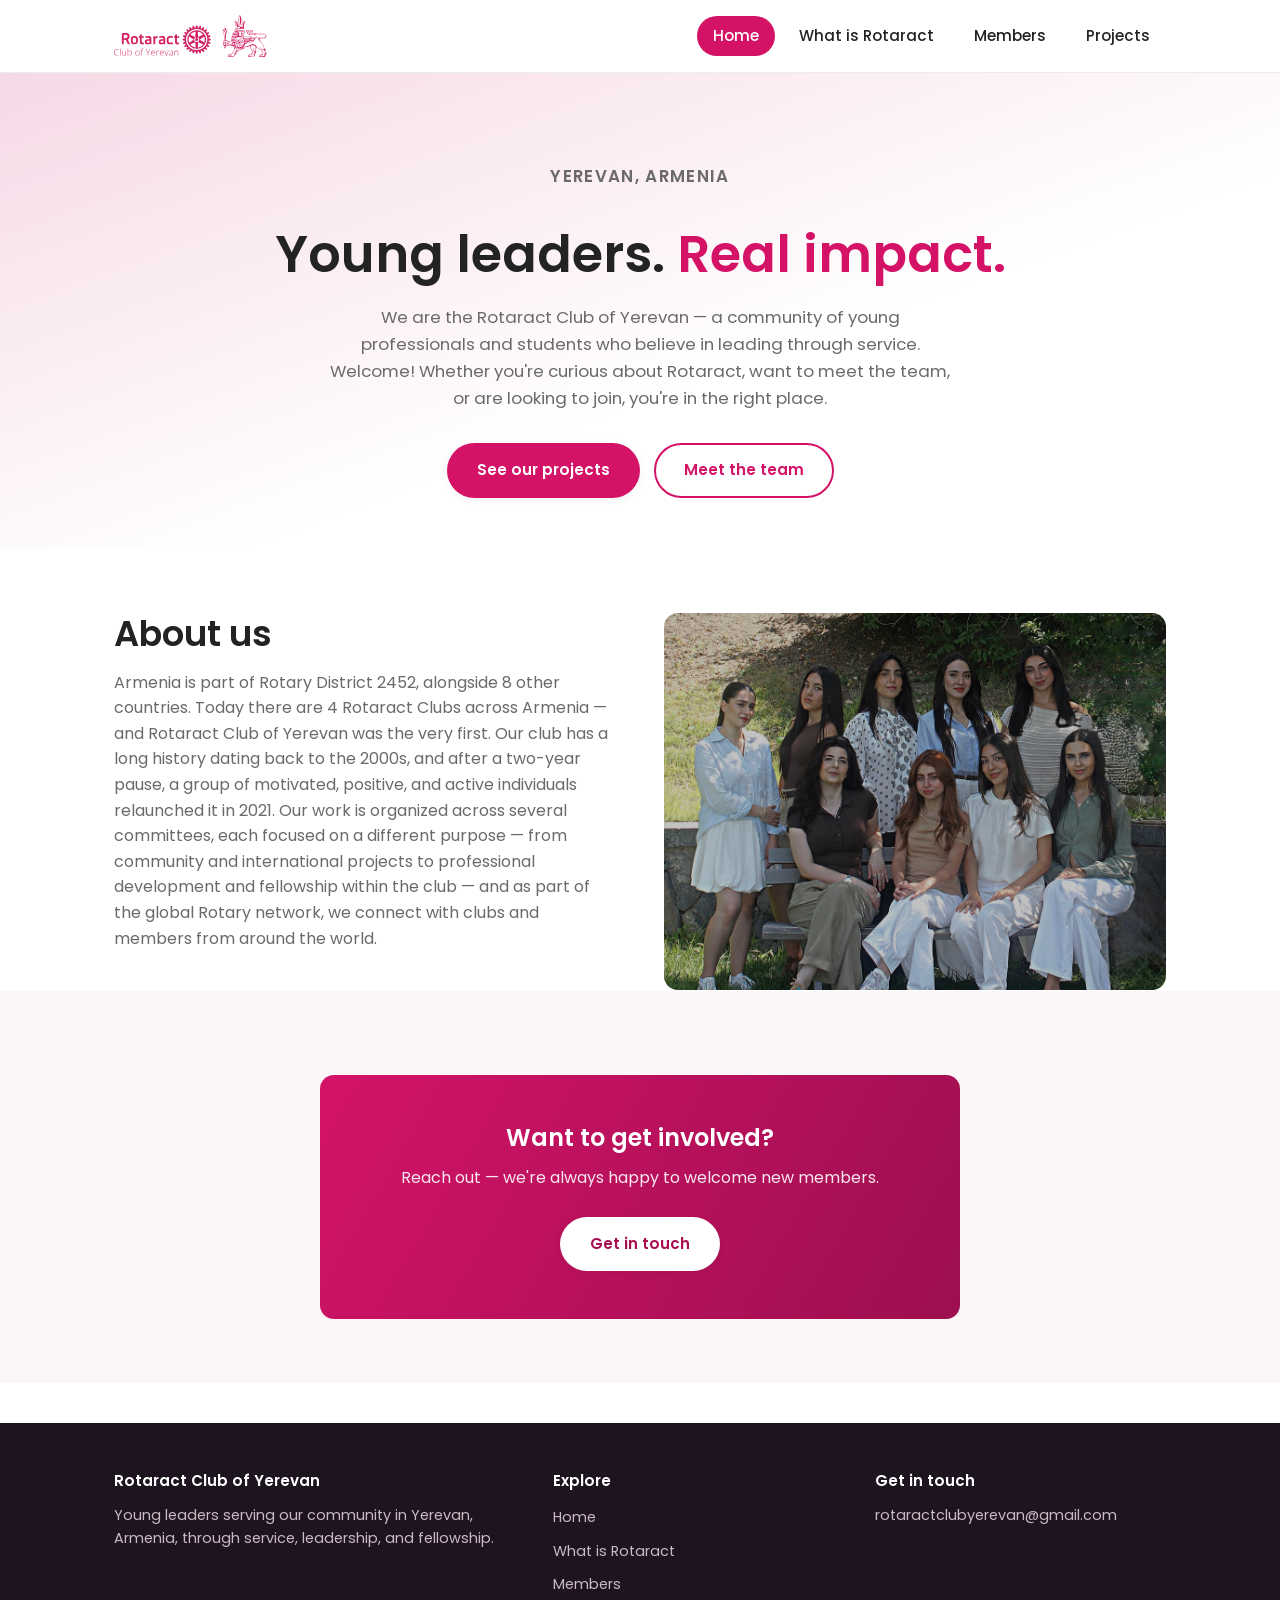
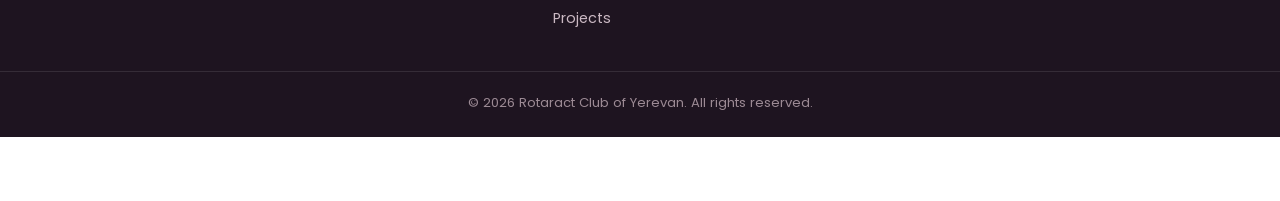
<file: index.html>
<!DOCTYPE html>
<html lang="en">
<head>
  <meta charset="UTF-8" />
  <meta name="viewport" content="width=device-width, initial-scale=1.0" />
  <title>Rotaract Club of Yerevan | Home</title>
  <meta name="description" content="Rotaract Club of Yerevan - young leaders serving our community through service, leadership, and fellowship." />

  <!-- Google Font: Poppins -->
  <link rel="preconnect" href="https://fonts.googleapis.com" />
  <link rel="preconnect" href="https://fonts.gstatic.com" crossorigin />
  <link href="https://fonts.googleapis.com/css2?family=Poppins:wght@400;500;600;700&display=swap" rel="stylesheet" />

  <!-- Shared stylesheet -->
  <link rel="stylesheet" href="style.css" />

  <!-- Favicon (browser tab icon) — generated from the club logo's gear mark -->
  <link rel="icon" href="favicon.ico" sizes="any" />
  <link rel="icon" type="image/svg+xml" href="images/favicon.svg" />
  <link rel="apple-touch-icon" href="images/apple-touch-icon.png" />
</head>
<body>

  <!-- =====================================================================
       NAVBAR — identical on every page. To add/remove a page link, copy a
       <li><a href="...">...</a></li> line here AND in the other 3 pages.
       ===================================================================== -->
  <header class="navbar">
    <div class="container">
      <a href="index.html" class="nav-brand">
        <!-- LOGO: your club logo (icon + wordmark together) lives at
             images/logo.svg. Replace that file to update the logo
             everywhere on the site — no need to edit this line. -->
        <img src="images/logo.svg" alt="Rotaract Club of Yerevan" class="nav-logo" />
      </a>

      <button class="nav-toggle" aria-label="Toggle navigation menu" aria-expanded="false">
        <span></span><span></span><span></span>
      </button>

      <nav class="nav-links">
        <a href="index.html">Home</a>
        <a href="rotaract.html">What is Rotaract</a>
        <a href="members.html">Members</a>
        <a href="projects.html">Projects</a>
      </nav>
    </div>
  </header>

  <!-- =====================================================================
       HERO — EDIT the headline, subtext, and button links below.
       ===================================================================== -->
  <section class="hero">
    <div class="container">
      <p class="eyebrow">Yerevan, Armenia</p>
      <h1>Young leaders. <span>Real impact.</span></h1>
      <!-- EDIT: your short welcoming intro -->
      <p>
        We are the Rotaract Club of Yerevan — a community of young professionals and
        students who believe in leading through service. Welcome! Whether you're curious
        about Rotaract, want to meet the team, or are looking to join, you're
        in the right place.
      </p>
      <div class="hero-actions">
        <a href="projects.html" class="btn btn-primary">See our projects</a>
        <a href="members.html" class="btn btn-outline">Meet the team</a>
      </div>
    </div>
  </section>

  <!-- =====================================================================
       WHO WE ARE — EDIT this paragraph with your club's real story.
       ===================================================================== -->
    <!-- =====================================================================
       WHO WE ARE
       ===================================================================== -->
  <section>
  <div class="container fade-in">
    <div class="about-grid">
      <div class="about-text">
        <h2 class="section-title">About us</h2>
        <p class="section-intro">
        Armenia is part of Rotary District 2452, alongside 8 other countries. Today
        there are 4 Rotaract Clubs across Armenia — and Rotaract Club of Yerevan was
        the very first. Our club has a long history dating back to the 2000s, and
        after a two-year pause, a group of motivated, positive, and active individuals
        relaunched it in 2021. Our work is organized across several committees, each
        focused on a different purpose — from community and international projects to
        professional development and fellowship within the club — and as part of the
        global Rotary network, we connect with clubs and members from around the world.
        </p>
      </div>
      <div class="about-image-wrap">
        <img src="images/club-group-photo.jpg" alt="Rotaract Club of Yerevan members" class="about-image" />
      </div>
    </div>
  </div>
<section class="section-soft">
  <div class="container fade-in">
    <div class="cta-banner">
      <h2>Want to get involved?</h2>
      <p>Reach out — we're always happy to welcome new members.</p>
      <a href="mailto:rotaractclubyerevan@gmail.com" class="btn btn-primary">Get in touch</a>
    </div>
  </div>
</section>
  <footer class="footer">
    <div class="container">
      <div>
        <h4>Rotaract Club of Yerevan</h4>
        <p>Young leaders serving our community in Yerevan, Armenia, through
          service, leadership, and fellowship.</p>
      </div>
      <div>
        <h4>Explore</h4>
        <ul class="footer-links">
          <li><a href="index.html">Home</a></li>
          <li><a href="rotaract.html">What is Rotaract</a></li>
          <li><a href="members.html">Members</a></li>
          <li><a href="projects.html">Projects</a></li>
        </ul>
      </div>
      <div>
        <h4>Get in touch</h4>
        <!-- EDIT: replace with your real contact email -->
        <p><a href="mailto:rotaractclubyerevan@gmail.com">rotaractclubyerevan@gmail.com</a></p>

      </div>
    </div>
    <div class="footer-bottom">
      &copy; <span id="year"></span> Rotaract Club of Yerevan. All rights reserved.
    </div>
  </footer>

  <script src="script.js"></script>
  <script>document.getElementById('year').textContent = new Date().getFullYear();</script>
</body>
</html>
</file>
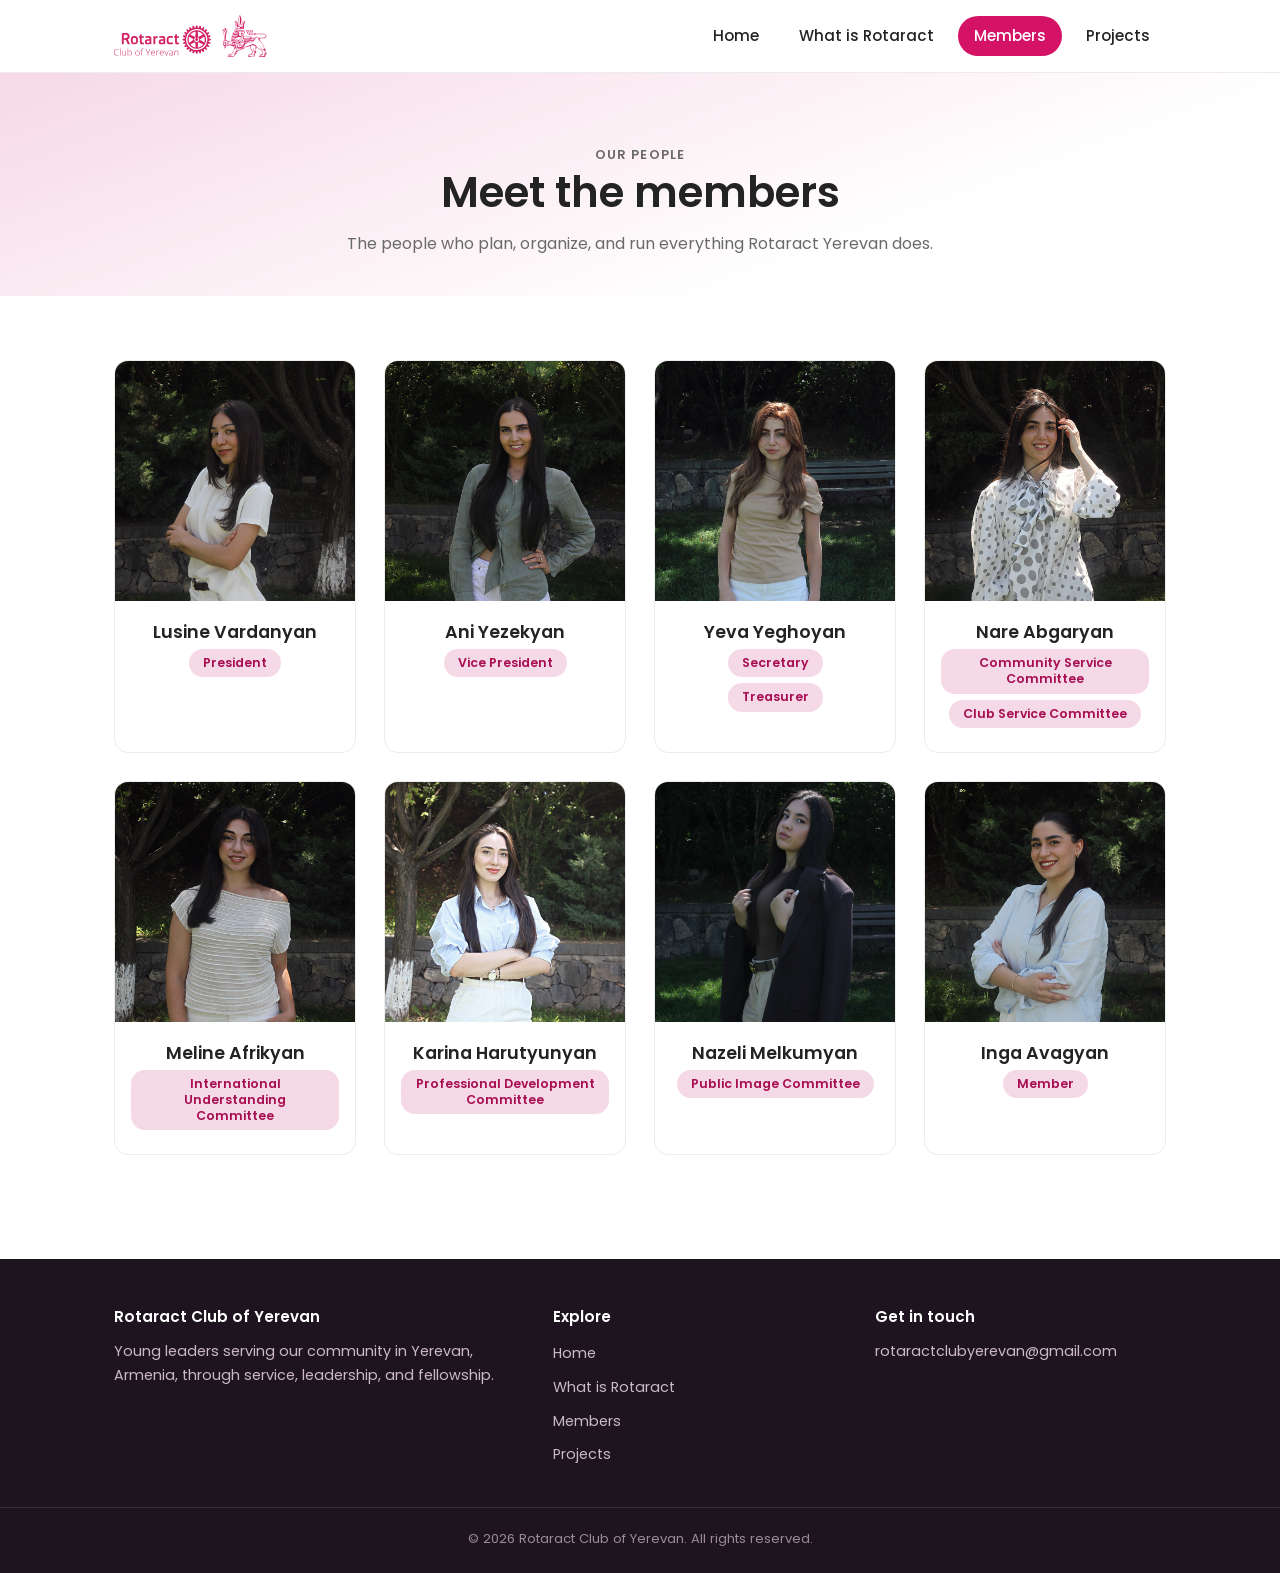
<file: members.html>
<!DOCTYPE html>
<html lang="en">
<head>
  <meta charset="UTF-8" />
  <meta name="viewport" content="width=device-width, initial-scale=1.0" />
  <title>Members | Rotaract Club of Yerevan</title>
  <meta name="description" content="Meet the board and members of the Rotaract Club of Yerevan." />

  <link rel="preconnect" href="https://fonts.googleapis.com" />
  <link rel="preconnect" href="https://fonts.gstatic.com" crossorigin />
  <link href="https://fonts.googleapis.com/css2?family=Poppins:wght@400;500;600;700&display=swap" rel="stylesheet" />

  <link rel="stylesheet" href="style.css" />

  <!-- Favicon (browser tab icon) — generated from the club logo's gear mark -->
  <link rel="icon" href="favicon.ico" sizes="any" />
  <link rel="icon" type="image/svg+xml" href="images/favicon.svg" />
  <link rel="apple-touch-icon" href="images/apple-touch-icon.png" />
</head>
<body>

  <!-- NAVBAR (same on every page — keep these 4 links in sync across files) -->
  <header class="navbar">
    <div class="container">
      <a href="index.html" class="nav-brand">
        <!-- LOGO: your club logo (icon + wordmark together) lives at
             images/logo.svg. Replace that file to update the logo
             everywhere on the site — no need to edit this line. -->
        <img src="images/logo.svg" alt="Rotaract Club of Yerevan" class="nav-logo" />
      </a>

      <button class="nav-toggle" aria-label="Toggle navigation menu" aria-expanded="false">
        <span></span><span></span><span></span>
      </button>

      <nav class="nav-links">
        <a href="index.html">Home</a>
        <a href="rotaract.html">What is Rotaract</a>
        <a href="members.html">Members</a>
        <a href="projects.html">Projects</a>
      </nav>
    </div>
  </header>

  <!-- PAGE HERO -->
  <section class="page-hero">
    <div class="container">
      <p class="eyebrow">Our people</p>
      <h1>Meet the members</h1>
      <p>The people who plan, organize, and run everything Rotaract Yerevan does.</p>
    </div>
  </section>

  <!-- =========================================================================
       MEMBER GRID
       =========================================================================
       PHOTOS ARE ALREADY WIRED UP. Each card below points to a short,
       predictable filename inside images/members/ — just drop a photo with
       that exact filename into that folder (jpg or png; if you use a
       different extension, update the src). Until a file exists at that
       path, the browser will show a small broken-image icon in its place —
       that's expected and disappears the moment you add the photo.

       Filenames used below:
         president.jpg   secretary.jpg     cs_lead.jpg (Community Service +
         vp.jpg                             Club Service — Nare)
         int_lead.jpg     prof_lead.jpg     pi_lead.jpg (Public Image)
         member.jpg (Inga)

       IMPORTANT: the alt="..." text on each <img> should always match that
       person's real name (not "Firstname Lastname"). Screen readers and
       the broken-image icon both display the alt text, so keeping it
       accurate matters even before a photo is uploaded.

       HOW TO ADD / EDIT A MEMBER:
       1. Copy one whole <div class="card member-card"> ... </div> block below.
       2. Paste it inside <div class="grid grid-4" id="member-grid"> ... </div>
          (right before its closing </div>).
       3. Edit the name, alt text, position(s), and give the <img> a new,
          unique filename.

       MULTIPLE ROLES FOR ONE PERSON:
       Add an extra <span class="member-position">...</span> under the same
       card instead of duplicating their photo in a second card (see Yeva
       and Nare below for examples).

       HOW TO REMOVE A MEMBER:
       - Delete their whole <div class="card member-card"> ... </div> block.
       ========================================================================= -->
  <section>
    <div class="container fade-in">
      <div class="grid grid-4" id="member-grid">

        <!-- MEMBER CARD TEMPLATE — duplicate this block for each person -->
        <div class="card member-card">
          <!-- EDIT: upload a photo to images/members/president.jpg -->
          <img src="images/members/president.jpg" alt="Lusine Vardanyan" class="member-photo" />
          <div class="card-body">
            <h3 class="member-name">Lusine Vardanyan</h3>
            <div class="member-positions">
              <span class="member-position">President</span>
            </div>
          </div>
        </div>

        <div class="card member-card">
          <!-- EDIT: upload a photo to images/members/vp.jpg -->
          <img src="images/members/vp.jpg" alt="Ani Yezekyan" class="member-photo" />
          <div class="card-body">
            <h3 class="member-name">Ani Yezekyan</h3>
            <div class="member-positions">
              <span class="member-position">Vice President</span>
            </div>
          </div>
        </div>

        <div class="card member-card">
          <!-- EDIT: upload a photo to images/members/secretary.jpg -->
          <img src="images/members/secretary.jpg" alt="Yeva Yeghoyan" class="member-photo" />
          <div class="card-body">
            <h3 class="member-name">Yeva Yeghoyan</h3>
            <div class="member-positions">
              <span class="member-position">Secretary</span>
              <span class="member-position">Treasurer</span>
            </div>
          </div>
        </div>

        <!-- COMMITTEE CHAIRS — edit names; duplicate a block below (with a
             new filename) to add more people to the same committee, or to
             add a new committee. -->
        <div class="card member-card">
          <!-- EDIT: upload a photo to images/members/cs_lead.jpg -->
          <img src="images/members/cs_lead.jpg" alt="Nare Abgaryan" class="member-photo" />
          <div class="card-body">
            <h3 class="member-name">Nare Abgaryan</h3>
            <div class="member-positions">
              <span class="member-position">Community Service Committee</span>
              <span class="member-position">Club Service Committee</span>
            </div>
          </div>
        </div>

        <div class="card member-card">
          <!-- EDIT: upload a photo to images/members/int_lead.jpg -->
          <img src="images/members/int_lead.jpg" alt="Meline Afrikyan" class="member-photo" />
          <div class="card-body">
            <h3 class="member-name">Meline Afrikyan</h3>
            <div class="member-positions">
              <span class="member-position">International Understanding Committee</span>
            </div>
          </div>
        </div>

        <div class="card member-card">
          <!-- EDIT: upload a photo to images/members/prof_lead.jpg -->
          <img src="images/members/prof_lead.jpg" alt="Karina Harutyunyan" class="member-photo" />
          <div class="card-body">
            <h3 class="member-name">Karina Harutyunyan</h3>
            <div class="member-positions">
              <span class="member-position">Professional Development Committee</span>
            </div>
          </div>
        </div>

        <div class="card member-card">
          <!-- EDIT: upload a photo to images/members/pi_lead.jpg -->
          <img src="images/members/pi_lead.jpg" alt="Nazeli Melkumyan" class="member-photo" />
          <div class="card-body">
            <h3 class="member-name">Nazeli Melkumyan</h3>
            <div class="member-positions">
              <span class="member-position">Public Image Committee</span>
            </div>
          </div>
        </div>

        <div class="card member-card">
          <!-- EDIT: upload a photo to images/members/member.jpg -->
          <img src="images/members/member.jpg" alt="Inga Avagyan" class="member-photo" />
          <div class="card-body">
            <h3 class="member-name">Inga Avagyan</h3>
            <div class="member-positions">
              <span class="member-position">Member</span>
            </div>
          </div>
        </div>
        <!-- END MEMBER CARD TEMPLATE -->

      </div>
    </div>
  </section>

  <!-- FOOTER (same on every page) -->
  <footer class="footer">
    <div class="container">
      <div>
        <h4>Rotaract Club of Yerevan</h4>
        <p>Young leaders serving our community in Yerevan, Armenia, through
          service, leadership, and fellowship.</p>
      </div>
      <div>
        <h4>Explore</h4>
        <ul class="footer-links">
          <li><a href="index.html">Home</a></li>
          <li><a href="rotaract.html">What is Rotaract</a></li>
          <li><a href="members.html">Members</a></li>
          <li><a href="projects.html">Projects</a></li>
        </ul>
      </div>
      <div>
        <h4>Get in touch</h4>
        <p><a href="mailto:rotaractclubyerevan@gmail.com">rotaractclubyerevan@gmail.com</a></p>
      </div>
    </div>
    <div class="footer-bottom">
      &copy; <span id="year"></span> Rotaract Club of Yerevan. All rights reserved.
    </div>
  </footer>

  <script src="script.js"></script>
  <script>document.getElementById('year').textContent = new Date().getFullYear();</script>
</body>
</html>
</file>
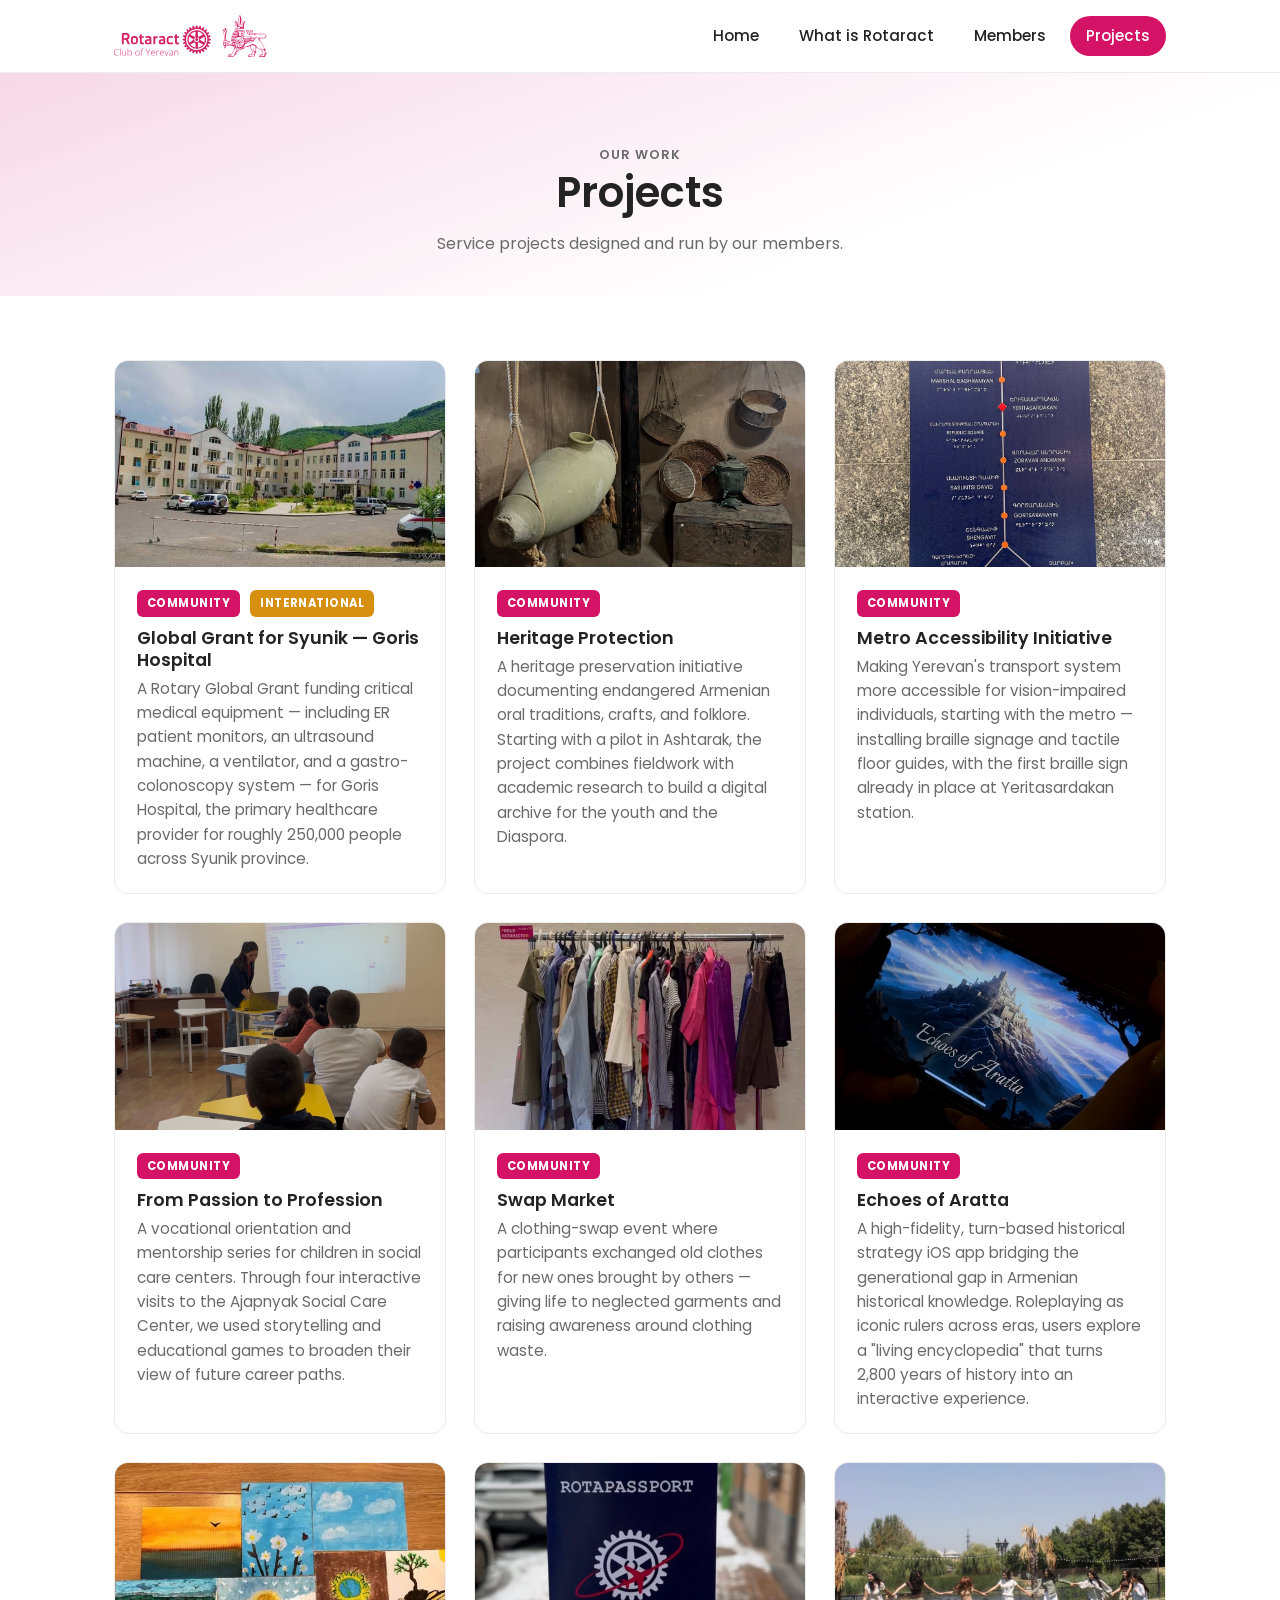
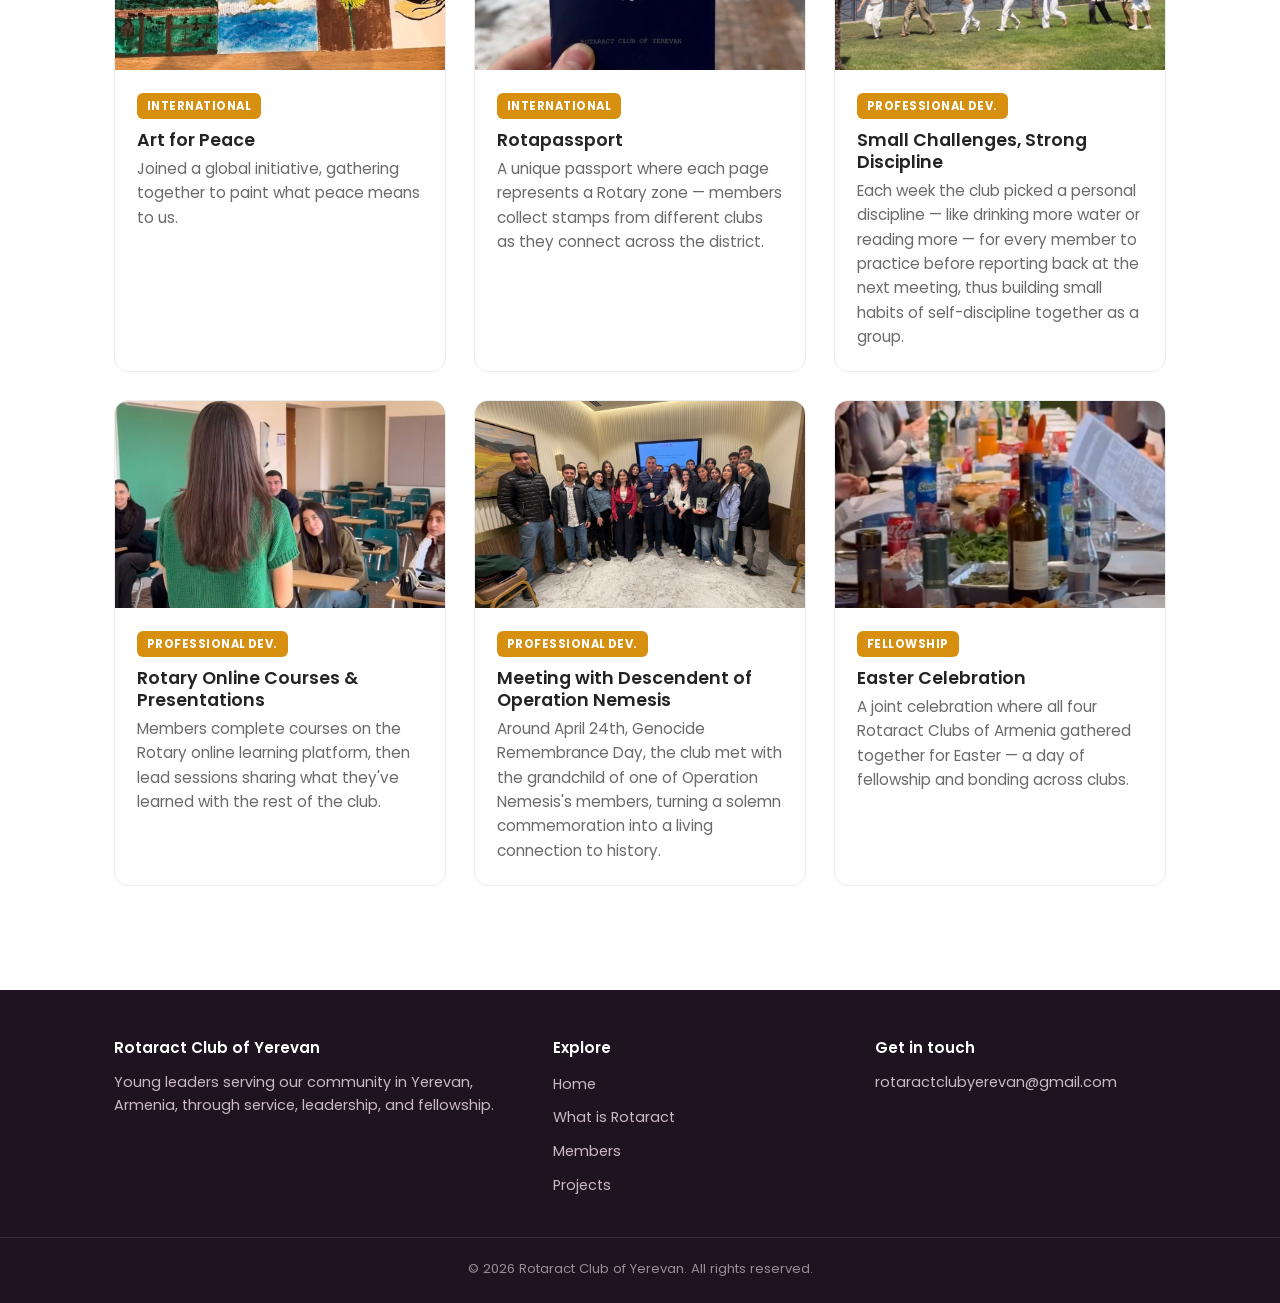
<file: projects.html>
<!DOCTYPE html>
<html lang="en">
<head>
  <meta charset="UTF-8" />
  <meta name="viewport" content="width=device-width, initial-scale=1.0" />
  <title>Projects | Rotaract Club of Yerevan</title>
  <meta name="description" content="Community, environmental, and fellowship projects run by the Rotaract Club of Yerevan." />

  <link rel="preconnect" href="https://fonts.googleapis.com" />
  <link rel="preconnect" href="https://fonts.gstatic.com" crossorigin />
  <link href="https://fonts.googleapis.com/css2?family=Poppins:wght@400;500;600;700&display=swap" rel="stylesheet" />

  <link rel="stylesheet" href="style.css" />

  <!-- Favicon (browser tab icon) — generated from the club logo's gear mark -->
  <link rel="icon" href="favicon.ico" sizes="any" />
  <link rel="icon" type="image/svg+xml" href="images/favicon.svg" />
  <link rel="apple-touch-icon" href="images/apple-touch-icon.png" />
</head>
<body>

  <!-- NAVBAR (same on every page — keep these 4 links in sync across files) -->
  <header class="navbar">
    <div class="container">
      <a href="index.html" class="nav-brand">
        <!-- LOGO: your club logo (icon + wordmark together) lives at
             images/logo.svg. Replace that file to update the logo
             everywhere on the site — no need to edit this line. -->
        <img src="images/logo.svg" alt="Rotaract Club of Yerevan" class="nav-logo" />
      </a>

      <button class="nav-toggle" aria-label="Toggle navigation menu" aria-expanded="false">
        <span></span><span></span><span></span>
      </button>

      <nav class="nav-links">
        <a href="index.html">Home</a>
        <a href="rotaract.html">What is Rotaract</a>
        <a href="members.html">Members</a>
        <a href="projects.html">Projects</a>
      </nav>
    </div>
  </header>

  <!-- PAGE HERO -->
  <section class="page-hero">
    <div class="container">
      <p class="eyebrow">Our work</p>
      <h1>Projects</h1>
      <p>Service projects designed and run by our members.</p>
    </div>
  </section>

   <section>
    <div class="container fade-in">
      <div class="grid grid-3" id="project-grid">

        <!-- COMMUNITY -->
        <div class="card project-card">
          <img src="images/projects/goris-hospital.jpg" alt="Global Grant for Syunik — Goris Hospital" class="project-photo" />
          <div class="card-body">
            <span class="project-tag tag-community">Community</span>
            <span class="project-tag tag-international">International</span>
            <h3>Global Grant for Syunik — Goris Hospital</h3>
            <p>A Rotary Global Grant funding critical medical equipment — including ER patient monitors, an ultrasound machine, a ventilator, and a gastro-colonoscopy system — for Goris Hospital, the primary healthcare provider for roughly 250,000 people across Syunik province.</p>
          </div>
        </div>
        
        <div class="card project-card">
          <img src="images/projects/heritage-protection.jpg" alt="Heritage Protection" class="project-photo" />
          <div class="card-body">
            <span class="project-tag tag-community">Community</span>
            <h3>Heritage Protection</h3>
            <p>A heritage preservation initiative documenting endangered Armenian oral traditions, crafts, and folklore. Starting with a pilot in Ashtarak, the project combines fieldwork with academic research to build a digital archive for the youth and the Diaspora.</p>
          </div>
        </div>

        <div class="card project-card">
          <img src="images/projects/metro-accessibility.jpg" alt="Metro Accessibility Initiative" class="project-photo" />
          <div class="card-body">
            <span class="project-tag tag-community">Community</span>
            <h3>Metro Accessibility Initiative</h3>
            <p>Making Yerevan's transport system more accessible for vision-impaired individuals, starting with the metro — installing braille signage and tactile floor guides, with the first braille sign already in place at Yeritasardakan station.</p>
          </div>
        </div>
        
        <div class="card project-card">
          <img src="images/projects/passion-to-profession.jpg" alt="From Passion to Profession" class="project-photo" />
          <div class="card-body">
            <span class="project-tag tag-community">Community</span>
            <h3>From Passion to Profession</h3>
            <p>A vocational orientation and mentorship series for children in social care centers. Through four interactive visits to the Ajapnyak Social Care Center, we used storytelling and educational games to broaden their view of future career paths.</p>
          </div>
        </div>

        <div class="card project-card">
          <img src="images/projects/swap-market.jpg" alt="Swap Market" class="project-photo" />
          <div class="card-body">
            <span class="project-tag tag-community">Community</span>
            <h3>Swap Market</h3>
            <p>A clothing-swap event where participants exchanged old clothes for new ones brought by others — giving life to neglected garments and raising awareness around clothing waste.</p>
          </div>
        </div>

        <div class="card project-card">
          <img src="images/projects/echoes-of-aratta.jpg" alt="Echoes of Aratta" class="project-photo" />
          <div class="card-body">
            <span class="project-tag tag-community">Community</span>
            <h3>Echoes of Aratta</h3>
            <p>A high-fidelity, turn-based historical strategy iOS app bridging the generational gap in Armenian historical knowledge. Roleplaying as iconic rulers across eras, users explore a "living encyclopedia" that turns 2,800 years of history into an interactive experience.</p>
          </div>
        </div>

        <div class="card project-card">
          <img src="images/projects/art-for-peace.jpg" alt="Art for Peace" class="project-photo" />
          <div class="card-body">
            <span class="project-tag tag-international">International</span>
            <h3>Art for Peace</h3>
            <p>Joined a global initiative, gathering together to paint what peace means to us.</p>
          </div>
        </div>

        <div class="card project-card">
          <img src="images/projects/rotapassport.jpg" alt="Rotapassport" class="project-photo" />
          <div class="card-body">
            <span class="project-tag tag-international">International</span>
            <h3>Rotapassport</h3>
            <p>A unique passport where each page represents a Rotary zone — members collect stamps from different clubs as they connect across the district.</p>
          </div>
        </div>

        <div class="card project-card">
          <img src="images/projects/small-challenges-strong-discipline.jpg" alt="Small Challenges, Strong Discipline" class="project-photo" />
          <div class="card-body">
            <span class="project-tag tag-development">Professional Dev.</span>
            <h3>Small Challenges, Strong Discipline</h3>
            <p>Each week the club picked a personal discipline — like drinking more water or reading more — for every member to practice before reporting back at the next meeting, thus building small habits of self-discipline together as a group.</p>          </div>
        </div>

        <div class="card project-card">
          <img src="images/projects/rotary-online-courses.jpg" alt="Rotary Online Courses & Presentations" class="project-photo" />
          <div class="card-body">
            <span class="project-tag tag-development">Professional Dev.</span>
            <h3>Rotary Online Courses & Presentations</h3>
            <p>Members complete courses on the Rotary online learning platform, then lead sessions sharing what they've learned with the rest of the club.</p>
          </div>
        </div>

        <div class="card project-card">
          <img src="images/projects/operation-nemesis-meeting.jpg" alt="Meeting with Descendent of Operation Nemesis" class="project-photo" />
          <div class="card-body">
            <span class="project-tag tag-development">Professional Dev.</span>
            <h3>Meeting with Descendent of Operation Nemesis</h3>
            <p>Around April 24th, Genocide Remembrance Day, the club met with the grandchild of one of Operation Nemesis's members, turning a solemn commemoration into a living connection to history.</p>
          </div>
        </div>

        <!-- CLUB SERVICE COMMITTEE -->
        <div class="card project-card">
          <img src="images/projects/easter-celebration.jpg" alt="Easter Celebration" class="project-photo" />
          <div class="card-body">
            <span class="project-tag tag-fellowship">Fellowship</span>
            <h3>Easter Celebration</h3>
            <p>A joint celebration where all four Rotaract Clubs of Armenia gathered together for Easter — a day of fellowship and bonding across clubs.</p>
          </div>
        </div>

      </div>
    </div>
   </section>
  
  <!-- FOOTER (same on every page) -->
  <footer class="footer">
    <div class="container">
      <div>
        <h4>Rotaract Club of Yerevan</h4>
        <p>Young leaders serving our community in Yerevan, Armenia, through
          service, leadership, and fellowship.</p>
      </div>
      <div>
        <h4>Explore</h4>
        <ul class="footer-links">
          <li><a href="index.html">Home</a></li>
          <li><a href="rotaract.html">What is Rotaract</a></li>
          <li><a href="members.html">Members</a></li>
          <li><a href="projects.html">Projects</a></li>
        </ul>
      </div>
      <div>
        <h4>Get in touch</h4>
        <p><a href="mailto:rotaractclubyerevan@gmail.com">rotaractclubyerevan@gmail.com</a></p>
      </div>
    </div>
    <div class="footer-bottom">
      &copy; <span id="year"></span> Rotaract Club of Yerevan. All rights reserved.
    </div>
  </footer>

  <script src="script.js"></script>
  <script>document.getElementById('year').textContent = new Date().getFullYear();</script>
</body>
</html>
</file>
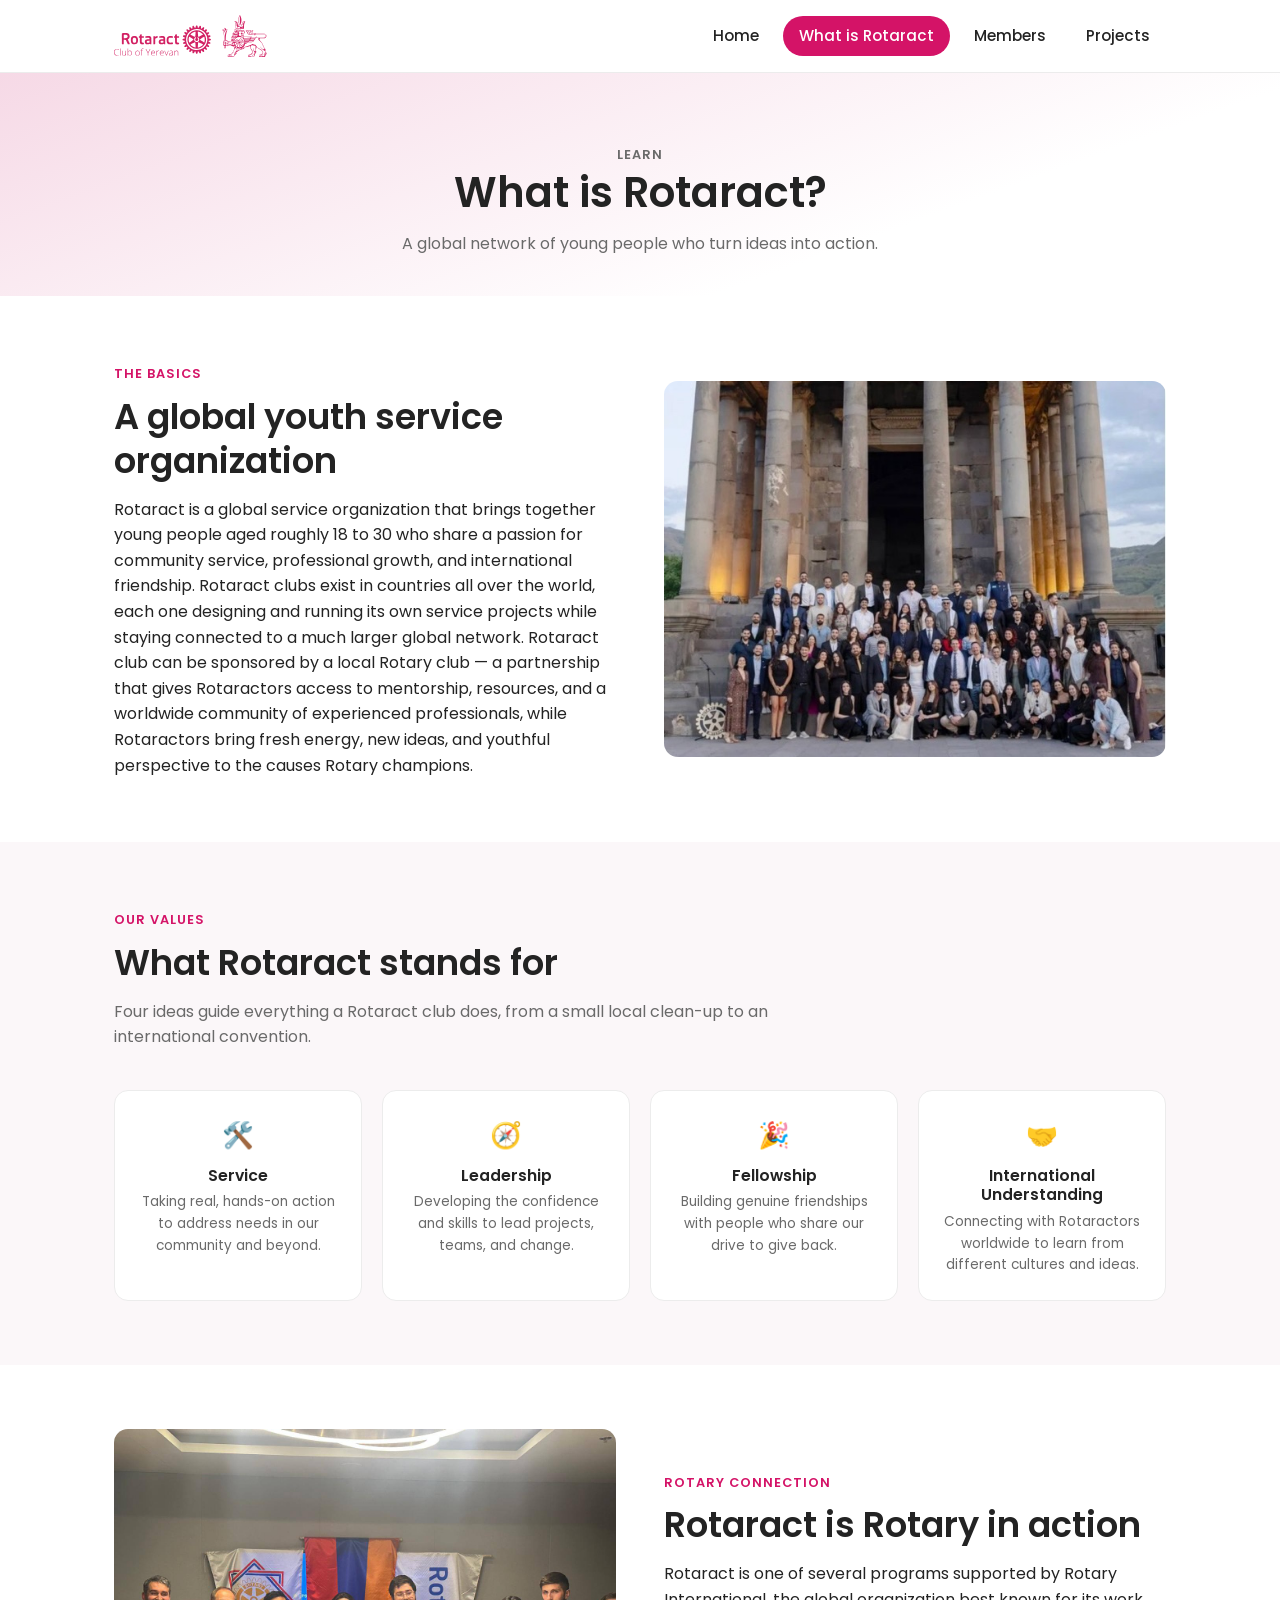
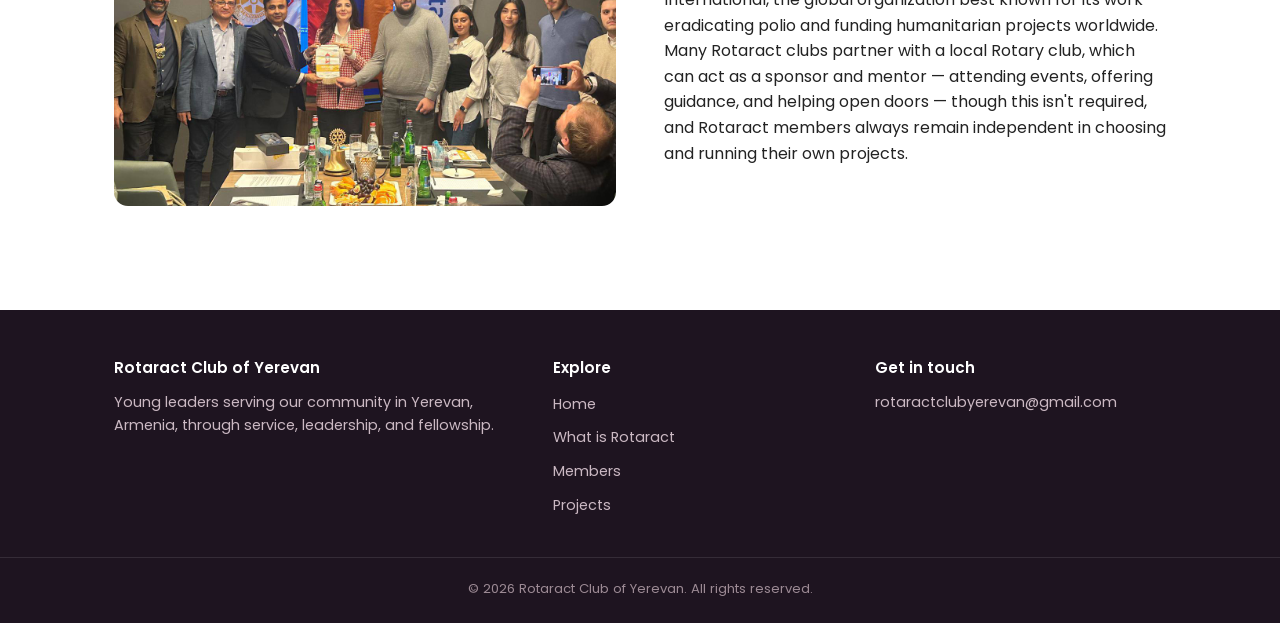
<file: rotaract.html>
<!DOCTYPE html>
<html lang="en">
<head>
  <meta charset="UTF-8" />
  <meta name="viewport" content="width=device-width, initial-scale=1.0" />
  <title>What is Rotaract? | Rotaract Club of Yerevan</title>
  <meta name="description" content="Learn what Rotaract is, its core values, and how it connects to Rotary International." />

  <link rel="preconnect" href="https://fonts.googleapis.com" />
  <link rel="preconnect" href="https://fonts.gstatic.com" crossorigin />
  <link href="https://fonts.googleapis.com/css2?family=Poppins:wght@400;500;600;700&display=swap" rel="stylesheet" />

  <link rel="stylesheet" href="style.css" />

  <!-- Favicon (browser tab icon) — generated from the club logo's gear mark -->
  <link rel="icon" href="favicon.ico" sizes="any" />
  <link rel="icon" type="image/svg+xml" href="images/favicon.svg" />
  <link rel="apple-touch-icon" href="images/apple-touch-icon.png" />
</head>
<body>

  <!-- NAVBAR (same on every page — keep these 4 links in sync across files) -->
  <header class="navbar">
    <div class="container">
      <a href="index.html" class="nav-brand">
        <!-- LOGO: your club logo (icon + wordmark together) lives at
             images/logo.svg. Replace that file to update the logo
             everywhere on the site — no need to edit this line. -->
        <img src="images/logo.svg" alt="Rotaract Club of Yerevan" class="nav-logo" />
      </a>

      <button class="nav-toggle" aria-label="Toggle navigation menu" aria-expanded="false">
        <span></span><span></span><span></span>
      </button>

      <nav class="nav-links">
        <a href="index.html">Home</a>
        <a href="rotaract.html">What is Rotaract</a>
        <a href="members.html">Members</a>
        <a href="projects.html">Projects</a>
      </nav>
    </div>
  </header>

  <!-- PAGE HERO -->
  <section class="page-hero">
    <div class="container">
      <p class="eyebrow">Learn</p>
      <h1>What is Rotaract?</h1>
      <p>A global network of young people who turn ideas into action.</p>
    </div>
  </section>

  <!-- =====================================================================
       DEFINITION + ROTARY CONNECTION — EDIT the paragraph text as needed.
       ===================================================================== -->
  <section>
    <div class="container fade-in">
      <div class="split">
        <div>
          <p class="eyebrow">The basics</p>
          <h2 class="section-title">A global youth service organization</h2>
          <!-- EDIT: this explanatory text -->
          <p>
            Rotaract is a global service organization that brings together young people
            aged roughly 18 to 30 who share a passion for community service, professional
            growth, and international friendship. Rotaract clubs exist in countries all
            over the world, each one designing and running its own service projects
            while staying connected to a much larger global network.
            Rotaract club can be sponsored by a local Rotary club — a partnership that
            gives Rotaractors access to mentorship, resources, and a worldwide community
            of experienced professionals, while Rotaractors bring fresh energy, new
            ideas, and youthful perspective to the causes Rotary champions.
          </p>
        </div>
        <img src="images/rotaract-global.jpg" alt="Rotaract Club of Yerevan members" class="about-image" />
      </div>
    </div>
  </section>

  <!-- =====================================================================
       CORE VALUES — the 4 pillars. EDIT descriptions if you'd like to
       personalize them, or add a 5th by duplicating a .value-item block.
       ===================================================================== -->
  <section class="section-soft">
    <div class="container fade-in">
      <p class="eyebrow">Our values</p>
      <h2 class="section-title">What Rotaract stands for</h2>
      <p class="section-intro">
        Four ideas guide everything a Rotaract club does, from a small local
        clean-up to an international convention.
      </p>

      <div class="values-list">
        <div class="value-item">
          <div class="value-icon">🛠️</div>
          <h4>Service</h4>
          <p>Taking real, hands-on action to address needs in our community and beyond.</p>
        </div>
        <div class="value-item">
          <div class="value-icon">🧭</div>
          <h4>Leadership</h4>
          <p>Developing the confidence and skills to lead projects, teams, and change.</p>
        </div>
        <div class="value-item">
          <div class="value-icon">🎉</div>
          <h4>Fellowship</h4>
          <p>Building genuine friendships with people who share our drive to give back.</p>
        </div>
        <div class="value-item">
          <div class="value-icon">🤝</div>
          <h4>International Understanding</h4>
          <p>Connecting with Rotaractors worldwide to learn from different cultures and ideas.</p>
        </div>
      </div>
    </div>
  </section>

  <!-- =====================================================================
       HOW IT CONNECTS TO ROTARY — EDIT / expand as needed.
       ===================================================================== -->
    <!-- =====================================================================
       HOW IT CONNECTS TO ROTARY — EDIT / expand as needed.
       ===================================================================== -->
    <section>
    <div class="container fade-in">
      <div class="split">
        <img src="images/rotary-connection.jpg" alt="Rotaract and Rotary joint event" class="about-image" />
        <div>
          <p class="eyebrow">Rotary connection</p>
          <h2 class="section-title">Rotaract is Rotary in action</h2>
          <p>
            Rotaract is one of several programs supported by Rotary International, the
            global organization best known for its work eradicating polio and funding
            humanitarian projects worldwide. Many Rotaract clubs partner with a local
            Rotary club, which can act as a sponsor and mentor — attending events,
            offering guidance, and helping open doors — though this isn't required, and
            Rotaract members always remain independent in choosing and running their
            own projects.
          </p>
        </div>
      </div>
    </div>
  </section>

  <!-- FOOTER (same on every page) -->
  <footer class="footer">
    <div class="container">
      <div>
        <h4>Rotaract Club of Yerevan</h4>
        <p>Young leaders serving our community in Yerevan, Armenia, through
          service, leadership, and fellowship.</p>
      </div>
      <div>
        <h4>Explore</h4>
        <ul class="footer-links">
          <li><a href="index.html">Home</a></li>
          <li><a href="rotaract.html">What is Rotaract</a></li>
          <li><a href="members.html">Members</a></li>
          <li><a href="projects.html">Projects</a></li>
        </ul>
      </div>
      <div>
        <h4>Get in touch</h4>
        <p><a href="mailto:rotaractclubyerevan@gmail.com">rotaractclubyerevan@gmail.com</a></p>
      </div>
    </div>
    <div class="footer-bottom">
      &copy; <span id="year"></span> Rotaract Club of Yerevan. All rights reserved.
    </div>
  </footer>

  <script src="script.js"></script>
  <script>document.getElementById('year').textContent = new Date().getFullYear();</script>
</body>
</html>
</file>
<file: style.css>
/* =========================================================================
   ROTARACT CLUB OF YEREVAN — SHARED STYLESHEET
   =========================================================================
   This file is used by ALL pages (index.html, rotaract.html, members.html,
   projects.html). Edit colors/fonts once here and it updates everywhere.

   QUICK EDIT GUIDE:
   - Brand colors:      see the :root { ... } block right below
   - Fonts:              see the :root { ... } block (--font-main)
   - Navbar height/look: search "NAVBAR"
   - Card styling:       search "CARDS"
   - Footer styling:     search "FOOTER"
   ========================================================================= */

/* -------------------------------------------------------------------------
   1. BRAND COLORS & GLOBAL VARIABLES
   Colors are based on Rotaract's official brand palette (Rotary Brand
   Center): magenta/cranberry ~#D41367 and gold ~#F7A81B.
   Change these two lines to re-theme the entire site.
   ------------------------------------------------------------------------- */
:root {
  --color-primary: #d41367;        /* Rotaract magenta/pink — EDIT to re-theme */
  --color-primary-dark: #a70e51;   /* darker shade, used for hover states */
  --color-primary-light: #f6d9e6;  /* light tint, used for soft backgrounds */
  --color-accent: #f7a81b;         /* Rotaract/Rotary gold — EDIT to re-theme */
  --color-accent-dark: #d68f0f;

  --color-text: #232323;
  --color-text-muted: #6a6a6a;
  --color-bg: #ffffff;
  --color-bg-soft: #fbf7f9;        /* very light pink-tinted grey for sections */
  --color-border: #ececec;

  --font-main: 'Poppins', 'Segoe UI', Arial, sans-serif;

  --max-width: 1100px;
  --radius: 14px;
  --shadow-sm: 0 2px 8px rgba(0, 0, 0, 0.06);
  --shadow-md: 0 8px 24px rgba(0, 0, 0, 0.10);
  --transition: 0.25s ease;
}

/* -------------------------------------------------------------------------
   2. RESET & BASE STYLES
   ------------------------------------------------------------------------- */
* {
  box-sizing: border-box;
  margin: 0;
  padding: 0;
}

html {
  scroll-behavior: smooth;
}

body {
  font-family: var(--font-main);
  color: var(--color-text);
  background: var(--color-bg);
  line-height: 1.6;
  -webkit-font-smoothing: antialiased;
}

img {
  max-width: 100%;
  display: block;
}

a {
  color: inherit;
  text-decoration: none;
}

ul {
  list-style: none;
}

.container {
  max-width: var(--max-width);
  margin: 0 auto;
  padding: 0 24px;
}

h1, h2, h3, h4 {
  font-weight: 600;
  line-height: 1.25;
}

section {
  padding: 64px 0;
}

.section-soft {
  background: var(--color-bg-soft);
}

.eyebrow {
  display: inline-block;
  color: var(--color-primary);
  font-weight: 600;
  letter-spacing: 0.08em;
  text-transform: uppercase;
  font-size: 0.8rem;
  margin-bottom: 10px;
}

.section-title {
  font-size: clamp(1.6rem, 3vw, 2.2rem);
  margin-bottom: 14px;
}

.section-intro {
  color: var(--color-text-muted);
  max-width: 680px;
  margin-bottom: 40px;
  line-height: 1.6;
}

/* -------------------------------------------------------------------------
   3. BUTTONS (with subtle hover animation)
   ------------------------------------------------------------------------- */
.btn {
  display: inline-block;
  padding: 13px 28px;
  border-radius: 999px;
  font-weight: 600;
  font-size: 0.95rem;
  transition: transform var(--transition), box-shadow var(--transition),
    background var(--transition);
  border: 2px solid transparent;
  cursor: pointer;
}

.btn-primary {
  background: var(--color-primary);
  color: #fff;
  box-shadow: var(--shadow-sm);
}

.btn-primary:hover {
  background: var(--color-primary-dark);
  transform: translateY(-3px);
  box-shadow: var(--shadow-md);
}

.btn-outline {
  background: transparent;
  color: var(--color-primary);
  border-color: var(--color-primary);
}

.btn-outline:hover {
  background: var(--color-primary);
  color: #fff;
  transform: translateY(-3px);
}

.btn-gold {
  background: var(--color-accent);
  color: #232323;
  box-shadow: var(--shadow-sm);
}

.btn-gold:hover {
  background: var(--color-accent-dark);
  transform: translateY(-3px);
  box-shadow: var(--shadow-md);
}

/* =========================================================================
   4. NAVBAR (sticky, with mobile hamburger menu)
   ========================================================================= */
.navbar {
  position: sticky;
  top: 0;
  z-index: 100;
  background: rgba(255, 255, 255, 0.92);
  backdrop-filter: saturate(180%) blur(8px);
  border-bottom: 1px solid var(--color-border);
}

.navbar .container {
  display: flex;
  align-items: center;
  justify-content: space-between;
  height: 72px;
}

.nav-brand {
  display: flex;
  align-items: center;
  gap: 10px;
  font-weight: 700;
  font-size: 1.05rem;
  color: var(--color-text);
}

.nav-logo {
  height: 42px;
  width: auto;
  object-fit: contain;
  flex-shrink: 0;
}

.nav-links {
  display: flex;
  align-items: center;
  gap: 8px;
}

.nav-links a {
  padding: 8px 16px;
  border-radius: 999px;
  font-weight: 500;
  font-size: 0.95rem;
  color: var(--color-text);
  transition: background var(--transition), color var(--transition);
}

.nav-links a:hover {
  background: var(--color-primary-light);
  color: var(--color-primary-dark);
}

.nav-links a.active {
  background: var(--color-primary);
  color: #fff;
}

/* Hamburger button — hidden on desktop, shown on mobile */
.nav-toggle {
  display: none;
  flex-direction: column;
  justify-content: center;
  gap: 5px;
  width: 40px;
  height: 40px;
  background: none;
  border: none;
  cursor: pointer;
}

.nav-toggle span {
  display: block;
  height: 2px;
  width: 100%;
  background: var(--color-text);
  border-radius: 2px;
  transition: transform var(--transition), opacity var(--transition);
}

/* Hamburger animates into an X when menu is open */
.nav-toggle.is-open span:nth-child(1) {
  transform: translateY(7px) rotate(45deg);
}
.nav-toggle.is-open span:nth-child(2) {
  opacity: 0;
}
.nav-toggle.is-open span:nth-child(3) {
  transform: translateY(-7px) rotate(-45deg);
}

@media (max-width: 760px) {
  .nav-toggle {
    display: flex;
  }

  .nav-links {
    position: absolute;
    top: 72px;
    left: 0;
    right: 0;
    flex-direction: column;
    align-items: stretch;
    background: #fff;
    border-bottom: 1px solid var(--color-border);
    box-shadow: var(--shadow-md);
    padding: 10px 20px 20px;
    gap: 4px;

    /* hidden by default on mobile */
    max-height: 0;
    overflow: hidden;
    opacity: 0;
    transition: max-height var(--transition), opacity var(--transition);
  }

  .nav-links.is-open {
    max-height: 400px;
    opacity: 1;
  }

  .nav-links a {
    padding: 12px 16px;
    text-align: left;
  }
}

/* =========================================================================
   5. HERO SECTIONS
   ========================================================================= */
.hero {
  padding: 90px 0 50px;   /* was 70px, trimmed by 20px */
  background: linear-gradient(160deg, var(--color-primary-light) 0%, #ffffff 60%);
  text-align: center;
}

.hero h1 {
  font-size: clamp(2rem, 5vw, 3.2rem);
  margin-bottom: 18px;
}

.hero h1 span {
  color: var(--color-primary);
}

.hero p {
  max-width: 620px;
  margin: 0 auto 32px;
  color: var(--color-text-muted);
  font-size: 1.05rem;
}

.hero-actions {
  display: flex;
  justify-content: center;
  gap: 14px;
  flex-wrap: wrap;
}

.page-hero {
  padding: 60px 0 40px;
  text-align: center;
  background: linear-gradient(160deg, var(--color-primary-light) 0%, #ffffff 70%);
}

.page-hero h1 {
  font-size: clamp(1.8rem, 4vw, 2.6rem);
}

.page-hero p {
  max-width: 640px;
  margin: 12px auto 0;
  color: var(--color-text-muted);
}

/* =========================================================================
   6. CARDS (used for feature blocks, members, projects)
   ========================================================================= */
.grid {
  display: grid;
  gap: 28px;
}

.grid-2 {
  grid-template-columns: repeat(2, 1fr);
}

.grid-3 {
  grid-template-columns: repeat(3, 1fr);
}

.grid-4 {
  grid-template-columns: repeat(4, 1fr);
}

@media (max-width: 900px) {
  .grid-3,
  .grid-4 {
    grid-template-columns: repeat(2, 1fr);
  }
}

@media (max-width: 600px) {
  .grid-2,
  .grid-3,
  .grid-4 {
    grid-template-columns: 1fr;
  }
}

.card {
  background: #fff;
  border: 1px solid var(--color-border);
  border-radius: var(--radius);
  overflow: hidden;
  transition: transform var(--transition), box-shadow var(--transition);
}

.card:hover {
  transform: translateY(-6px);
  box-shadow: var(--shadow-md);
}

.card-body {
  padding: 22px;
}

.card h3 {
  font-size: 1.1rem;
  margin-bottom: 6px;
}

.card p {
  color: var(--color-text-muted);
  font-size: 0.95rem;
}

/* Feature cards on the home page (icon + text) */
.feature-card {
  text-align: center;
  padding: 32px 22px;
}

.feature-icon {
  width: 56px;
  height: 56px;
  margin: 0 auto 16px;
  border-radius: 50%;
  background: var(--color-primary-light);
  display: flex;
  align-items: center;
  justify-content: center;
  font-size: 1.5rem;
}

/* -------------------------------------------------------------------------
   MEMBER CARDS (members.html)
   ------------------------------------------------------------------------- */
.member-card {
  text-align: center;
}

.member-photo {
  width: 100%;
  aspect-ratio: 1 / 1;
  object-fit: cover;
  background: var(--color-primary-light);
}

.member-card .card-body {
  padding: 20px 16px 24px;
}

.member-name {
  font-size: 1.05rem;
  margin-bottom: 4px;
}

.member-positions {
  display: flex;
  flex-direction: column;
  align-items: center;
  gap: 6px;
}

.member-position {
  display: inline-block;
  color: var(--color-primary-dark);
  background: var(--color-primary-light);
  font-size: 0.78rem;
  font-weight: 600;
  line-height: 1.3;
  padding: 6px 14px;
  border-radius: 14px;
  text-align: center;
}

/* -------------------------------------------------------------------------
   PROJECT CARDS (projects.html)
   ------------------------------------------------------------------------- */
.project-photo {
  width: 100%;
  aspect-ratio: 16 / 10;
  object-fit: cover;
  background: linear-gradient(135deg, var(--color-primary-light), #ffe9c7);
}

.project-tag {
  display: inline-block;
  font-size: 0.72rem;
  font-weight: 700;
  letter-spacing: 0.04em;
  text-transform: uppercase;
  color: #fff;
  background: var(--color-accent-dark);
  padding: 4px 10px;
  border-radius: 6px;
  margin-bottom: 10px;
  margin-right: 6px;
}

.project-tag.tag-environmental {
  background: #2e8b57;
}

.project-tag.tag-community {
  background: var(--color-primary);
}

.project-tag.tag-fellowship {
  background: var(--color-accent-dark);
}

/* =========================================================================
   7. RELIABLE PLACEHOLDER BOX (used when no real photo is available yet)
   ========================================================================= */
.placeholder-photo {
  width: 100%;
  height: 100%;
  min-height: 160px;
  display: flex;
  align-items: center;
  justify-content: center;
  color: var(--color-primary-dark);
  font-size: 0.85rem;
  font-weight: 600;
  text-align: center;
  padding: 10px;
  background: repeating-linear-gradient(
    45deg,
    var(--color-primary-light),
    var(--color-primary-light) 10px,
    #ffffff 10px,
    #ffffff 20px
  );
}

/* =========================================================================
   8. ABOUT / VALUES LIST (rotaract.html, index.html)
   ========================================================================= */
.values-list {
  display: grid;
  grid-template-columns: repeat(4, 1fr);
  gap: 20px;
  margin-top: 20px;
}

@media (max-width: 760px) {
  .values-list {
    grid-template-columns: repeat(2, 1fr);
  }
}

.value-item {
  background: #fff;
  border: 1px solid var(--color-border);
  border-radius: var(--radius);
  padding: 24px 18px;
  text-align: center;
  transition: transform var(--transition), box-shadow var(--transition);
}

.value-item:hover {
  transform: translateY(-4px);
  box-shadow: var(--shadow-sm);
}

.value-item .value-icon {
  font-size: 1.6rem;
  margin-bottom: 10px;
}

.value-item h4 {
  font-size: 0.98rem;
  margin-bottom: 6px;
}

.value-item p {
  font-size: 0.85rem;
  color: var(--color-text-muted);
}

/* Two-column info block with image/graphic + text (used on rotaract.html) */
.split {
  display: grid;
  grid-template-columns: 1fr 1fr;
  gap: 48px;
  align-items: center;
}

@media (max-width: 800px) {
  .split {
    grid-template-columns: 1fr;
  }
}

.split-graphic {
  background: linear-gradient(135deg, var(--color-primary-light), #fff3de);
  border-radius: var(--radius);
  min-height: 260px;
  display: flex;
  align-items: center;
  justify-content: center;
  font-size: 3rem;
}

/* =========================================================================
   9. CALL TO ACTION BANNER
   ========================================================================= */
.cta-banner {
  background: linear-gradient(120deg, var(--color-primary), #9c0f4f);
  color: #fff;
  border-radius: var(--radius);
  padding: 48px 32px;
  text-align: center;
  max-width: 640px;      /* ADD THIS */
  margin: 20px auto 0;   /* already centers it, now it'll actually look centered */
}

.cta-banner h2 {
  margin-bottom: 12px;
}

.cta-banner p {
  color: rgba(255, 255, 255, 0.9);
  max-width: 540px;
  margin: 0 auto 26px;
}

.cta-banner .btn-primary {
  background: #fff;
  color: var(--color-primary-dark);
}

.cta-banner .btn-primary:hover {
  background: var(--color-accent);
  color: #232323;
}

/* =========================================================================
   10. FOOTER
   ========================================================================= */
.footer {
  background: #1e1420;
  color: #efe6ea;
  padding: 48px 0 24px;
  margin-top: 40px;
}

.footer .container {
  display: grid;
  grid-template-columns: 1.4fr 1fr 1fr;
  gap: 32px;
}

@media (max-width: 700px) {
  .footer .container {
    grid-template-columns: 1fr;
  }
}

.footer h4 {
  font-size: 0.95rem;
  margin-bottom: 14px;
  color: #fff;
}

.footer p,
.footer a {
  color: #cbb9c3;
  font-size: 0.9rem;
}

.footer a {
  display: inline-block;
  transition: color var(--transition);
}

.footer a:hover {
  color: var(--color-accent);
}

.footer-links li {
  margin-bottom: 8px;
}

.footer-social {
  display: flex;
  gap: 12px;
  margin-top: 4px;
}

.footer-social a {
  width: 38px;
  height: 38px;
  border-radius: 50%;
  background: rgba(255, 255, 255, 0.08);
  display: flex;
  align-items: center;
  justify-content: center;
  font-size: 1rem;
  transition: background var(--transition), transform var(--transition);
}

.footer-social a:hover {
  background: var(--color-primary);
  color: #fff;
  transform: translateY(-3px);
}

.footer-bottom {
  border-top: 1px solid rgba(255, 255, 255, 0.1);
  margin-top: 32px;
  padding-top: 20px;
  text-align: center;
  font-size: 0.82rem;
  color: #9c8a94;
}

/* =========================================================================
   11. SIMPLE FADE-IN ANIMATION ON SCROLL (applied via script.js)
   ========================================================================= */
.fade-in {
  opacity: 0;
  transform: translateY(16px);
  transition: opacity 0.6s ease, transform 0.6s ease;
}

.fade-in.is-visible {
  opacity: 1;
  transform: translateY(0);
}

.about-grid {
  display: grid;
  grid-template-columns: 1fr 1fr;
  gap: 48px;
  align-items: center;
}

.about-text,
.about-image-wrap {
  min-width: 0;   /* ADD THIS — stops the image's natural size from blowing out the grid track */
}

.about-image-wrap {
  width: 100%;
  overflow: hidden;   /* extra safety: clips anything that still tries to overflow */
}

.about-image {
  width: 100%;
  aspect-ratio: 4 / 3;
  object-fit: cover;
  border-radius: var(--radius);
  display: block;
}

@media (max-width: 768px) {
  .about-grid {
    grid-template-columns: 1fr;
    gap: 28px;
  }
}

.cta-split {
  display: grid;
  grid-template-columns: 1.4fr 1fr;
  background: var(--color-primary);
  border-radius: var(--radius);
  overflow: hidden;
  height: 380px;    /* ADD THIS — caps the whole banner's height */
}

.cta-photo {
  width: 100%;
  height: 100%;
  object-fit: cover;
  display: block;
}

.cta-content {
  padding: 56px 48px;
  color: #fff;
  display: flex;
  flex-direction: column;
  justify-content: center;
  overflow-y: auto;   /* safety: if text ever runs long, it scrolls instead of breaking the fixed height */
}

.cta-content h2 { margin-bottom: 12px; }
.cta-content p {
  color: rgba(255,255,255,0.85);
  max-width: 420px;
  margin-bottom: 28px;
}

.cta-content .btn-primary {
  background: #fff;
  color: var(--color-primary-dark);
}

.cta-mark {
  background: var(--color-primary-dark);
  background-image: url('images/apple-touch-icon');
  background-repeat: no-repeat;
  background-position: center;
  background-size: 65%;
}

@media (max-width: 760px) {
  .cta-split { grid-template-columns: 1fr; }
  .cta-mark { display: none; }
}

/* -------------------------------------------------------------------------
   COMMITTEE ACTIVITY LISTS (projects.html)
   ------------------------------------------------------------------------- */
.committee-block {
  margin-bottom: 40px;
}

.committee-block:last-child {
  margin-bottom: 0;
}

.committee-title {
  font-size: 1.1rem;
  margin-bottom: 16px;
  color: var(--color-primary-dark);
}

.activity-list {
  display: flex;
  flex-wrap: wrap;
  gap: 10px;
}

.activity-item {
  background: #fff;
  border: 1px solid var(--color-border);
  border-radius: 999px;
  padding: 10px 18px;
  font-size: 0.92rem;
  font-weight: 500;
}

/* Items with a description (Rotapassport, Easter Celebration) need to break
   out of the pill shape since they hold more text */
.activity-item:has(.activity-desc) {
  border-radius: var(--radius);
  flex-basis: 100%;
  padding: 16px 20px;
}

.activity-name {
  font-weight: 600;
  color: var(--color-primary-dark);
}

.activity-desc {
  margin-top: 6px;
  color: var(--color-text-muted);
  font-size: 0.9rem;
  font-weight: 400;
}

.cta-row {
  display: flex;
  gap: 32px;
  align-items: flex-start;   /* no stretching — each box keeps its own natural height */
  justify-content: center;
}

.cta-photo-standalone {
  width: 220px;        /* small, fixed size — not stretched to match the pink box */
  height: 220px;
  object-fit: cover;
  object-position: top;
  border-radius: var(--radius);
  display: block;
  flex-shrink: 0;
}

.cta-banner--compact {
  max-width: 420px;    /* box width is now just "as wide as the text needs" */
  margin: 0;
  padding: 32px 36px;
  text-align: left;
}

@media (max-width: 760px) {
  .cta-row {
    flex-direction: column;
    align-items: center;
  }

  .cta-banner--compact {
    text-align: center;
  }
}

.rac-image {
  width: 100%;
  aspect-ratio: 3 / 2;
  object-fit: cover;
  border-radius: var(--radius);
  display: block;
}
</file>
